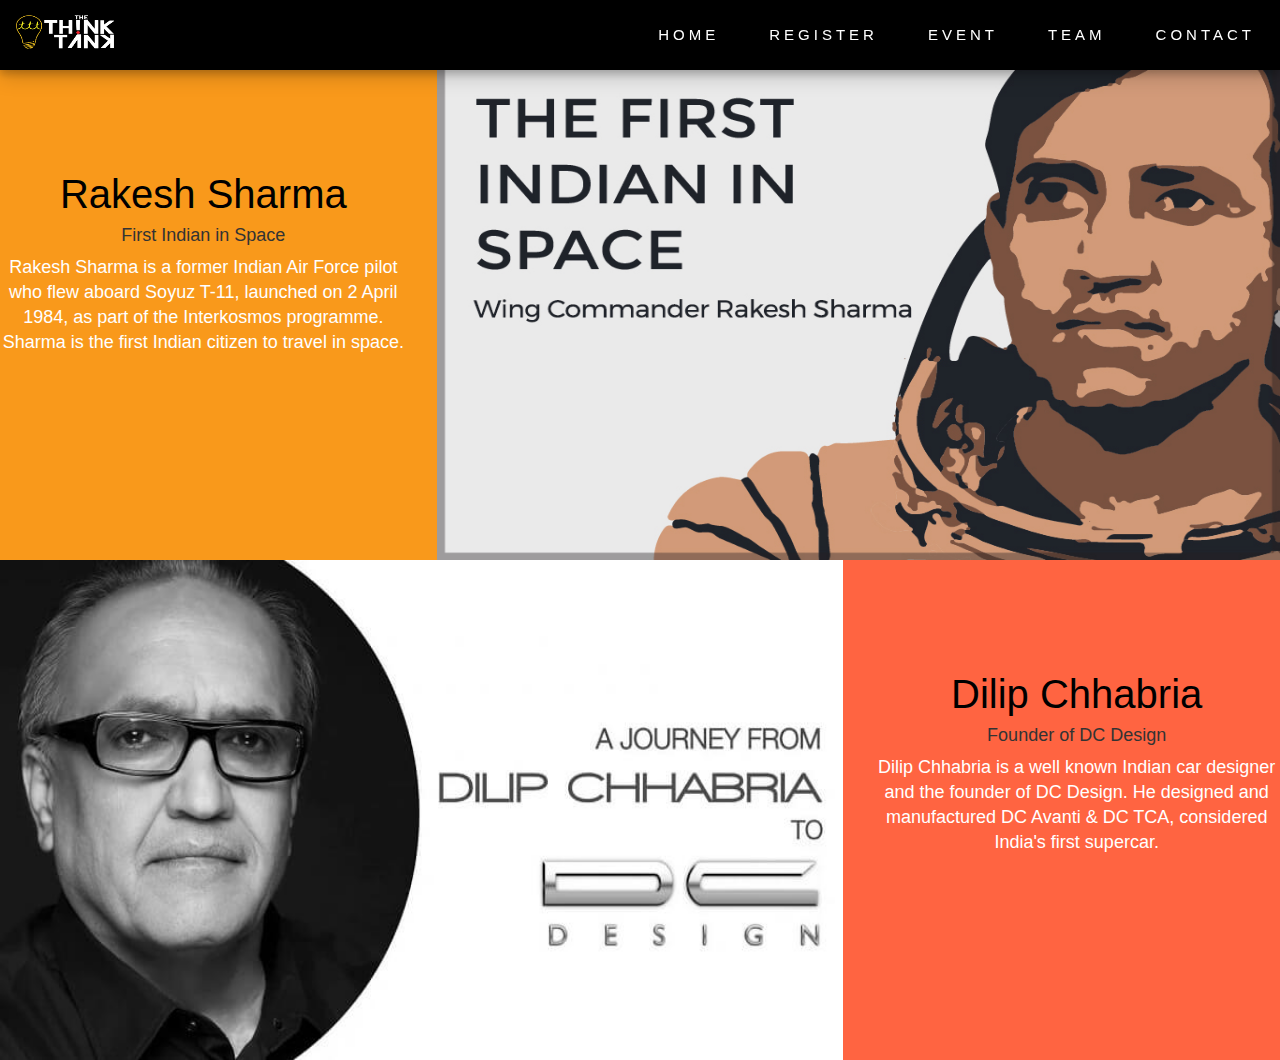
<file: event.html>
<!DOCTYPE html>
<html lang="en">

<head>
        <title>The Think Tank</title>
        <link rel="shortcut icon" href="images/Logo/favicon.png">
    <meta charset="utf-8">
    <meta name="viewport" content="width=device-width, initial-scale=1">


    <link rel="stylesheet" href="https://maxcdn.bootstrapcdn.com/bootstrap/3.3.7/css/bootstrap.min.css">
    <script src="https://ajax.googleapis.com/ajax/libs/jquery/3.3.1/jquery.min.js"></script>
    <script src="https://maxcdn.bootstrapcdn.com/bootstrap/3.3.7/js/bootstrap.min.js"></script>
    <link href="https://fonts.googleapis.com/css?family=Pangolin" rel="stylesheet">
    <link rel="stylesheet" href="https://cdnjs.cloudflare.com/ajax/libs/font-awesome/4.7.0/css/font-awesome.min.css">
    <link href="https://fonts.googleapis.com/css?family=Delius+Swash+Caps" rel="stylesheet">
    <!--THEME-->
    <link rel="stylesheet" href="css/index.css">
    <link rel="stylesheet" href="css/event.css">


</head>

<body id="index">
    <nav class="navbar navbar-default navbar-fixed-top">
        <div class="container-fluid">
            <div class="navbar-header">
                <button type="button" class="navbar-toggle" data-toggle="collapse" data-target="#myNavbar">
        <span class="icon-bar"></span>
        <span class="icon-bar"></span>
        <span class="icon-bar"></span>
      </button>
                <a class="navbar-brand page-scroll" href="#index"><img src="images/para/Navi.png" /></a>
            </div>
            <div class="borderYtoX collapse navbar-collapse" id="myNavbar">
                <ul class=" nav navbar-nav navbar-right">
                    <li><a href="index.html">HOME</a></li>
                    <li><a href="recruitment.html">REGISTER</a></li>
                    <li><a href="event.html">EVENT</a></li>
                    <li><a href="speaker.html">TEAM</a></li>
                    <li><a href="contact.html">CONTACT</a></li>
                </ul>
            </div>
        </div>
    </nav>

    <div class="Container212 wholeContainer">
        <div class="container-1">
            <div class="row ">
                <div class="col-md-8 col-xm-12 pull-right">
                    <a href="#">
                        <img class="img-responsive" src="images/rocket.jpg" alt="">
                    </a>

                </div>
                <div class="container-text col-md-4 col-xs-12 pull-left">

                    <h3 class="text-center">Rakesh Sharma</h3>
                    <h4 class="text-center">First Indian in Space</h4>
                    <p class="text-center">Rakesh Sharma is a former Indian Air Force pilot who flew aboard Soyuz T-11, launched on 2 April 1984, as part of the Interkosmos programme. Sharma is the first Indian citizen to travel in space. </p>
                </div>
            </div>
        </div>
        <div class="container-2">
            <div class="row ">
                <div class="col-md-8 col-xm-12">
                    <a href="#">
                        <img class="img-responsive" src="images/dilip.jpg" alt="">
                    </a>

                </div>
                <div class="container-text col-md-4 col-xs-12">

                    <h3 class="text-center">Dilip Chhabria</h3>
                    <h4 class="text-center">Founder of DC Design</h4>
                    <p class="text-center">Dilip Chhabria is a well known Indian car designer and the founder of DC Design. He designed and manufactured DC Avanti & DC TCA, considered India's first supercar.</p>
                </div>
            </div>
        </div>
    </div>

</body>

</html>
</file>
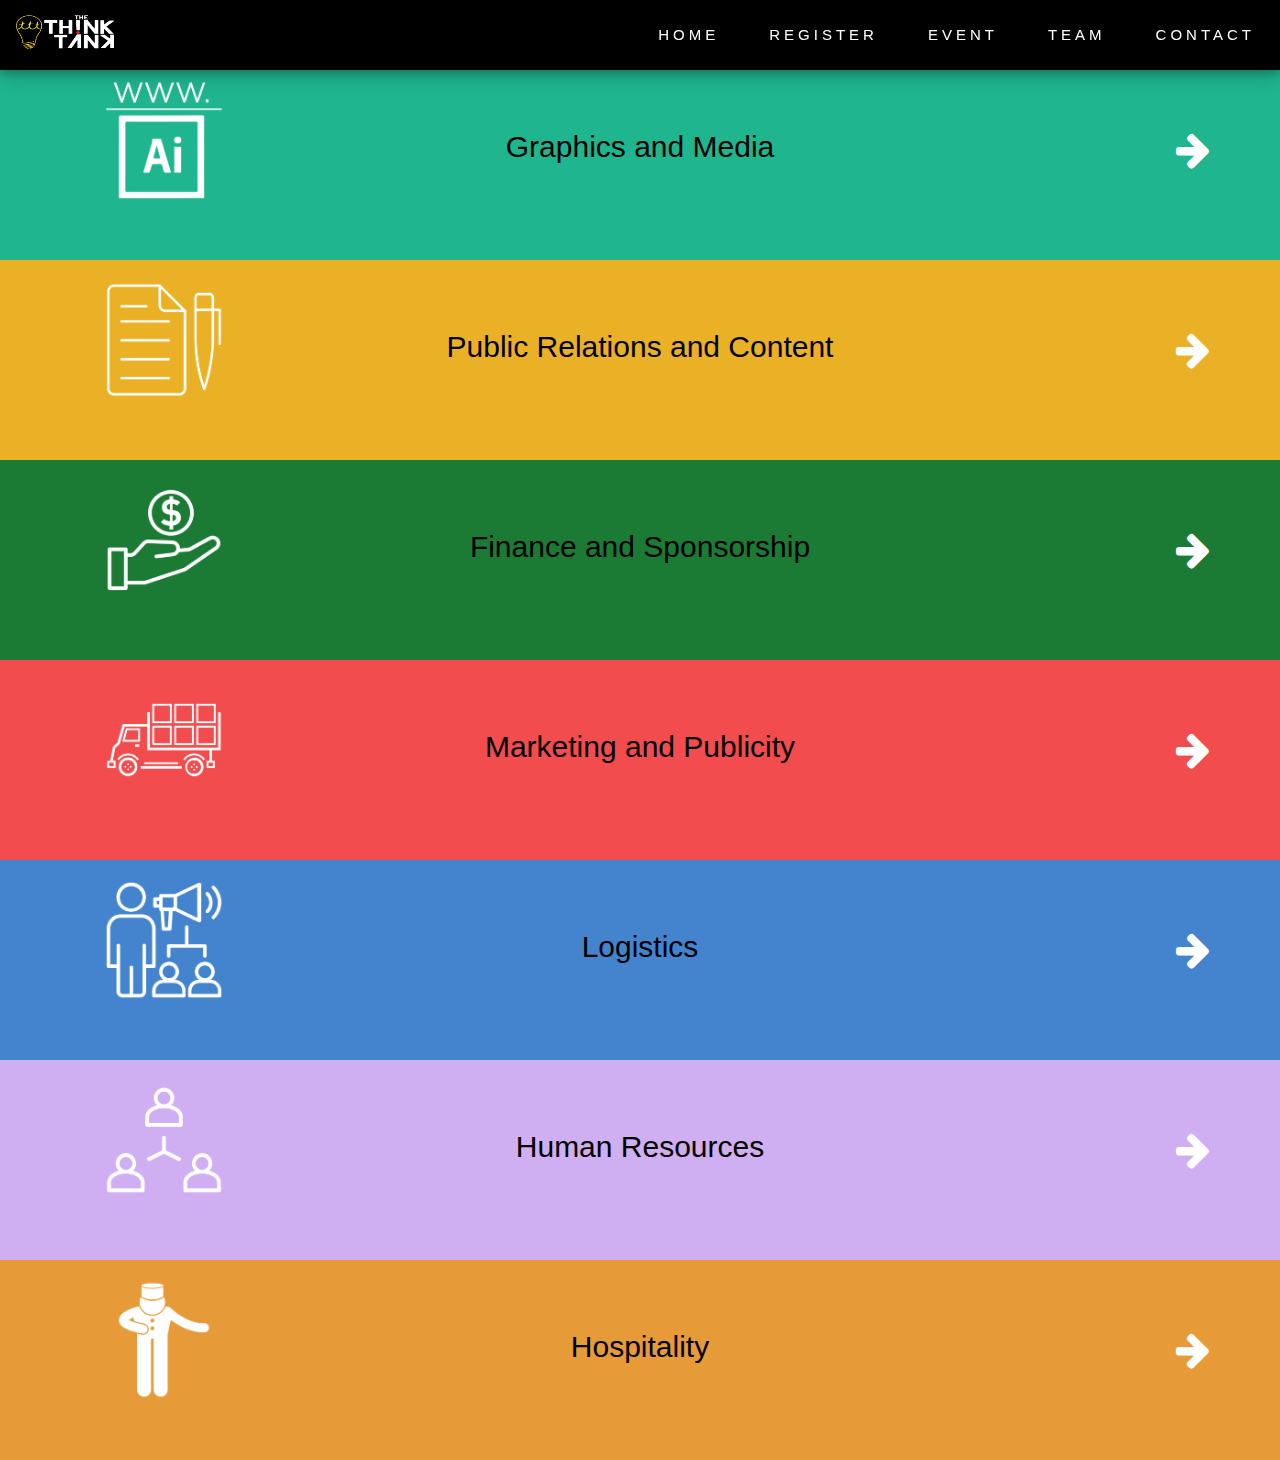
<file: recruitment.html>
<!DOCTYPE html>
<html lang="en">

<head>
    <title>The Think Tank</title>
        <link rel="shortcut icon" href="images/Logo/favicon.png">
    <meta charset="utf-8">
    <meta name="viewport" content="width=device-width, initial-scale=1">


    <link rel="stylesheet" href="https://maxcdn.bootstrapcdn.com/bootstrap/3.3.7/css/bootstrap.min.css">
    <script src="https://ajax.googleapis.com/ajax/libs/jquery/3.3.1/jquery.min.js"></script>
    <script src="https://maxcdn.bootstrapcdn.com/bootstrap/3.3.7/js/bootstrap.min.js"></script>
    <link href="https://fonts.googleapis.com/css?family=Pangolin" rel="stylesheet">
    <link rel="stylesheet" href="https://cdnjs.cloudflare.com/ajax/libs/font-awesome/4.7.0/css/font-awesome.min.css">
    <link href="https://fonts.googleapis.com/css?family=Delius+Swash+Caps" rel="stylesheet">
    <!--THEME-->
    <link rel="stylesheet" href="css/index.css">
    <link rel="stylesheet" href="css/recruitment.css">
    <link rel="stylesheet" href="css/home_content.css">

</head>

<body id="index">

    <nav class="navbar navbar-default navbar-fixed-top">
        <div class="container-fluid">
            <div class="navbar-header">
                <button type="button" class="navbar-toggle" data-toggle="collapse" data-target="#myNavbar" onclick="SolidFunction()">
                    <span class="icon-bar"></span>
                    <span class="icon-bar"></span>
                    <span class="icon-bar"></span>
                  </button>
                <a class="navbar-brand page-scroll" href="#index"><img src="images/para/Navi.png" alt="Logo"/></a>
            </div>
            <div class="borderYtoX collapse navbar-collapse" id="myNavbar">
                <ul class=" nav navbar-nav navbar-right">
                    <li><a href="index.html">HOME</a></li>
                    <li><a href="recruitment.html">REGISTER</a></li>
                    <li><a href="event.html">EVENT</a></li>
                    <li><a href="speaker.html">TEAM</a></li>
                    <li><a href="contact.html">CONTACT</a></li>
                </ul>
            </div>
        </div>
    </nav>

    <div class="whole-container">
        <section>
            <div class="container-fluid departments">
                <div class="row">
                    <a href="https://tinyurl.com/Graphicsandmedia" target="_blank" >
                    <div class="col-md-12 container-dep one">
                        <div class="row">
                            <div class="col-xs-3">
                            <div id="one" class="logo-dep text-center Group">
                                <img class="logo" src="images/Logo/1-01.png"  alt="Logo_Dep"/>
                            </div>
                        </div>
                            <div class="col-xs-6">
                            <div class="info-dep text-center">
                                <h2 class="text-center"> Graphics and Media </h2>
                            </div>
                        </div>
                        <div class="arrowRight col-xs-3">
                            <i class="fa fa-arrow-right"></i>
                        </div>
                        </div>
                    </div>
                </a>
                <a href="https://tinyurl.com/PublicRelations-Content" target="_blank" >
                    <div class="col-md-12 container-dep two">
                        <div class="row">
                            <div class="col-xs-3">
                        <div id="two" class="logo-dep text-center Group">
                            <img class="logo" src="images/Logo/2-01.png"  alt="Logo_Dep"/>
                        </div>
                            </div>
                            <div class="col-xs-6">
                        <div class="info-dep text-center">
                            <h2>Public Relations and Content</h2>
                        </div>
                        </div>
                        <div class="arrowRight col-xs-3">
                            <i class="fa fa-arrow-right"></i>
                        </div>
                        </div>
                    </div>
                    </a>
                    <a href=" https://tinyurl.com/FinanceAndSponsorship" target="_blank" >
                    <div class="col-md-12 container-dep three">
                        <div class="row">
                            <div class="col-xs-3">
                        <div id="three" class="logo-dep text-center Group">
                            <img class="logo" src="images/Logo/3-01.png"  alt="Logo_Dep"/>
                        </div>
                            </div>
                            <div class="col-xs-6">
                        <div class="info-dep text-center">
                            <h2>Finance and Sponsorship</h2>
                        </div>
                        </div>
                        <div class="arrowRight col-xs-3">
                            <i class="fa fa-arrow-right"></i>
                        </div>
                        </div>
                    </div>
                    </a>
                    <a href=" https://tinyurl.com/MarketingAndPublicity" target="_blank" >
                    <div class="col-md-12 container-dep four">
                        <div class="row">
                            <div class="col-xs-3">
                        <div id="four" class="logo-dep text-center Group">
                            <img class="logo" src="images/Logo/Untitled-2-01.png"  alt="Logo_Dep"/>
                        </div>
                            </div>
                            <div class="col-xs-6">
                        <div class="info-dep text-center">
                            <h2>Marketing and Publicity</h2>
                        </div>
                        </div>
                        <div class="arrowRight col-xs-3">
                            <i class="fa fa-arrow-right"></i>
                        </div>
                        </div>
                    </div>
                    </a>
                    <a href=" https://tinyurl.com/TEDxLogistics2019
                    " target="_blank" >
                    <div class="col-md-12 container-dep five">
                        <div class="row">
                            <div class="col-xs-3">
                        <div id="five" class="logo-dep text-center Group">
                            <img class="logo" src="images/Logo/5-01.png"  alt="Logo_Dep"/>
                        </div>
                            </div>
                            <div class="col-xs-6">
                        <div class="info-dep text-center">
                            <h2>Logistics</h2>
                        </div>
                        </div>
                        <div class="arrowRight col-xs-3">
                            <i class="fa fa-arrow-right"></i>
                        </div>
                        </div>
                    </div>
                    </a>
                    <a href="https://tinyurl.com/TEDxHumanResources2019
                    " target="_blank" >
                    <div class="col-md-12 container-dep six">
                        <div class="row">
                            <div class="col-xs-3">
                        <div id="six" class="logo-dep text-center Group">
                            <img class="logo" src="images/Logo/6-01.png"  alt="Logo_Dep"/>
                        </div>
                            </div>
                            <div class="col-xs-6">
                        <div class="info-dep text-center">
                            <h2>Human Resources</h2>
                        </div>
                        </div>
                        <div class="arrowRight col-xs-3">
                            <i class="fa fa-arrow-right"></i>
                        </div>
                        </div>
                    </div>
                    </a>
                    <a href="https://tinyurl.com/TEDxHospitality2019" target="_blank" >
                    <div class="col-md-12 container-dep seven text-center">
                        <div class="row">
                            <div class="col-xs-3">
                        <div class="logo-dep text-center Group">
                            <img class="logo" src="images/Logo/7-01.png"  alt="Logo_Dep"/>
                        </div>
                            </div>
                            <div class="col-xs-6">
                        <div class="info-dep text-center">
                            <h2>Hospitality</h2>
                        </div>
                        </div>
                        <div class="arrowRight col-xs-3">
                            <i class="fa fa-arrow-right"></i>
                        </div>
                        </div>
                    </div>
                    </a>
                </div>
            </div>
        </section>
    </div>
</body>

</html>
</file>
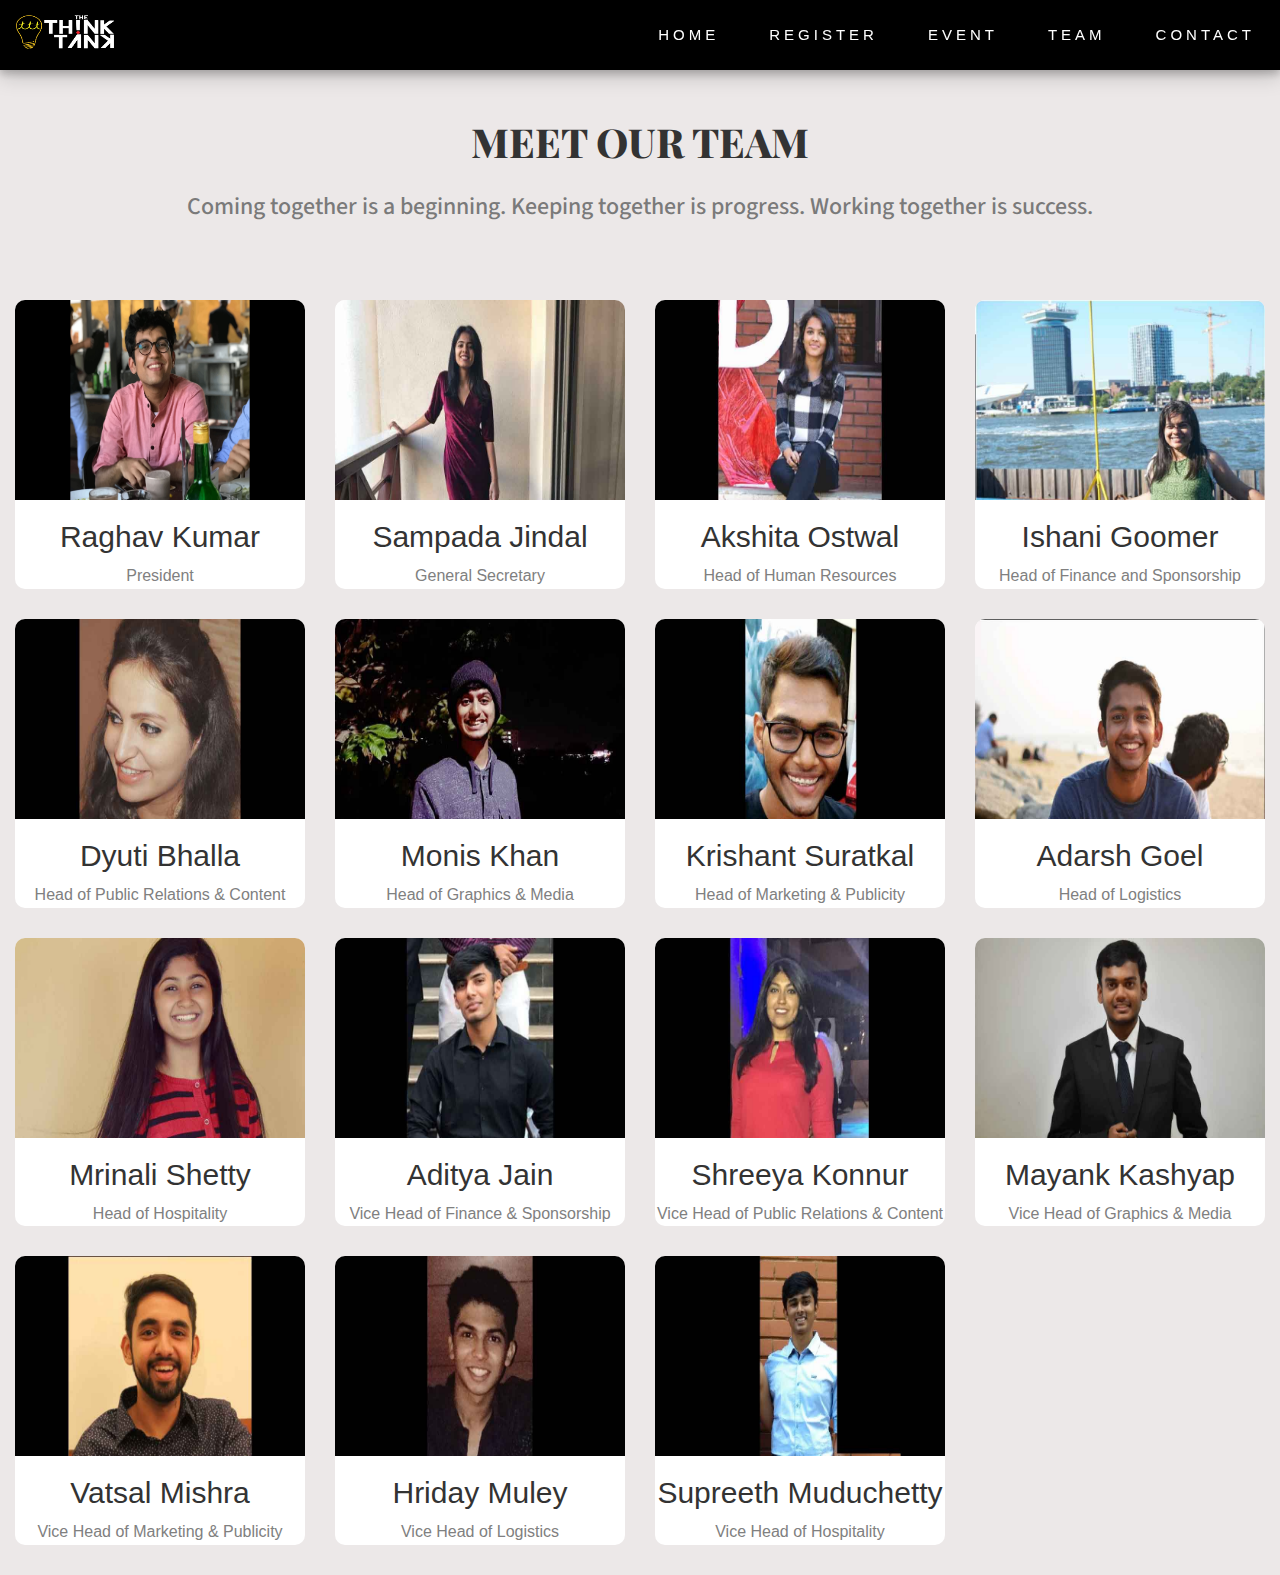
<file: speaker.html>
<!DOCTYPE html>
<html lang="en">

<head>
        <title>The Think Tank</title>
        <link rel="shortcut icon" href="images/Logo/favicon.png">
    <meta charset="utf-8">
    <meta name="viewport" content="width=device-width, initial-scale=1">


    <link rel="stylesheet" href="https://maxcdn.bootstrapcdn.com/bootstrap/3.3.7/css/bootstrap.min.css">
    <script src="https://ajax.googleapis.com/ajax/libs/jquery/3.3.1/jquery.min.js"></script>
    <script src="https://maxcdn.bootstrapcdn.com/bootstrap/3.3.7/js/bootstrap.min.js"></script>
    <link rel="stylesheet" href="https://cdnjs.cloudflare.com/ajax/libs/font-awesome/4.7.0/css/font-awesome.min.css">
    <link href="https://fonts.googleapis.com/css?family=Playfair+Display|Source+Sans+Pro" rel="stylesheet">
    <script src="javascript/jquery.fittext.js"></script>
    <script src="javascript/jquery.lettering.js"></script>
    <script src="javascript/jquery.textillate.js"></script>
    <!--THEME-->
    <link rel="stylesheet" href="css/index.css">
    <link rel="stylesheet" href="css/speaker.css">


</head>

<body id="index">
    <nav class="navbar navbar-default navbar-fixed-top">
        <div class="container-fluid">
            <div class="navbar-header">
                <button type="button" class="navbar-toggle" data-toggle="collapse" data-target="#myNavbar">
        <span class="icon-bar"></span>
        <span class="icon-bar"></span>
        <span class="icon-bar"></span>
      </button>
                <a class="navbar-brand page-scroll" href="#index"><img src="images/para/Navi.png" /></a>
            </div>
            <div class="borderYtoX collapse navbar-collapse" id="myNavbar">
                <ul class=" nav navbar-nav navbar-right">
                    <li><a href="index.html">HOME</a></li>
                    <li><a href="recruitment.html">REGISTER</a></li>
                    <li><a href="event.html">EVENT</a></li>
                    <li><a href="speaker.html">TEAM</a></li>
                    <li><a href="contact.html">CONTACT</a></li>
                </ul>
            </div>
        </div>
    </nav>
    <div class="container-fluid">
        <div class="team_cont">
            <div class="col-sm-12 K_Container">
                <h1 class="text-center headings tlt">MEET OUR TEAM</h1>
                <div class="container">
                    <h3 class="heading2">Coming together is a beginning. Keeping together is progress. Working together is success.</h3>
                </div>
            </div>
            <div class="row">
                <div class="col-md-3 col-sm-6 col-xs-12 text-center">
                    <div class="overlay">
                        <div class="card">
                            <img src="images/TeamPic/ragh-01.jpg" alt="team" style="width:100%;height:200px;">
                            <div class="card_container">
                                <h2>Raghav Kumar</h2>
                                <p class="title">President</p>
                                <div class="overlay section4">
                                    <a href="https://www.facebook.com/theonlykumar"><i class="fa fa-instagram"></i></a>
                                    <a href="https://twitter.com/ragvkumar27"><i class="fa fa-twitter"></i></a>
                                    <a href="https://www.linkedin.com/in/ragvkumar"><i class="fa fa-linkedin"></i></a>
                                    <a href="https://www.instagram.com/ragvkumar"><i class="fa fa-facebook"></i></a>
                                </div>
                            </div>
                        </div>
                    </div>
                </div>
                <div class="col-md-3 col-sm-6 col-xs-12 text-center">
                    <div class="overlay">
                        <div class="card">
                            <img src="images/TeamPic/Sampada-01.jpg" alt="team" style="width:100%;height:200px;">
                            <div class="card_container">
                                <h2>Sampada Jindal</h2>
                                <p class="title">General Secretary</p>
                                <div class="overlay section4">
                                    <a href="https://www.instagram.com/brothersamp"><i class="fa fa-instagram"></i></a>
                                    <a href="https://www.linkedin.com/in/sampada-jindal-546797164
                                    "><i class="fa fa-linkedin"></i></a>
                                    <a href="https://www.facebook.com/sampada.jindal
                                    "><i class="fa fa-facebook"></i></a>
                                </div>
                            </div>
                        </div>
                    </div>
                </div>
                <div class="col-md-3 col-sm-6 col-xs-12 text-center">
                    <div class="overlay">
                        <div class="card">
                            <img src="images/TeamPic/Akshita-01.jpg" alt="team" style="width:100%;height:200px;">
                            <div class="card_container">
                                <h2>Akshita Ostwal</h2>
                                <p class="title">Head of Human Resources</p>
                                <div class="overlay section4">
                                    <a href="https://www.instagram.com/akshitaostwal
                                    "><i class="fa fa-instagram"></i></a>
                                    <a href="https://www.facebook.com/akshita.ostwal31
                                    "><i class="fa fa-facebook"></i></a>
                                </div>
                            </div>
                        </div>
                    </div>
                </div>
                <div class="col-md-3 col-sm-6 col-xs-12 text-center">
                    <div class="overlay">
                        <div class="card">
                            <img src="images/TeamPic/Ishani-01.jpg" alt="team" style="width:100%;height:200px;">
                            <div class="card_container">
                                <h2>Ishani Goomer</h2>
                                <p class="title">Head of Finance and Sponsorship</p>
                                <div class="overlay section4">
                                    <a href="https://www.instagram.com/ishanigoomer
                                    "><i class="fa fa-instagram"></i></a>
                                    <a href="https://www.facebook.com/igoomer
                                    "><i class="fa fa-facebook"></i></a>
                                </div>
                            </div>
                        </div>
                    </div>
                </div>
                <div class="col-md-3 col-sm-6 col-xs-12 text-center">
                    <div class="overlay">
                        <div class="card">
                            <img src="images/TeamPic/Dyuti-01.jpg" alt="team" style="width:100%;height:200px;">
                            <div class="card_container">
                                <h2>Dyuti Bhalla</h2>
                                <p class="title">Head of Public Relations & Content</p>
                                <div class="overlay section4">
                                    <a href="https://www.instagram.com/dyutibhalla
                                    "><i class="fa fa-instagram"></i></a>
                                    <a href="https://www.linkedin.com/in/dyuti-bhalla-9b5946144
                                    "><i class="fa fa-linkedin"></i></a>
                                    <a href="https://www.facebook.com/dyuti.bhalla
                                    "><i class="fa fa-facebook"></i></a>
                                </div>
                            </div>
                        </div>
                    </div>
                </div>
                <div class="col-md-3 col-sm-6 col-xs-12 text-center">
                    <div class="overlay">
                        <div class="card">
                            <img src="images/TeamPic/Monis-01.jpg" alt="team" style="width:100%;height:200px;">
                            <div class="card_container">
                                <h2>Monis Khan</h2>
                                <p class="title">Head of Graphics & Media</p>
                                <div class="overlay section4">
                                    <a href="https://www.instagram.com/moniskhan08
                                    "><i class="fa fa-instagram"></i></a>
                                    <a href="https://www.facebook.com/moniskhan08
                                    "><i class="fa fa-facebook"></i></a>
                                </div>
                            </div>
                        </div>
                    </div>
                </div>
                <div class="col-md-3 col-sm-6 col-xs-12 text-center">
                    <div class="overlay">
                        <div class="card">
                            <img src="images/TeamPic/Krishant-01.jpg" alt="team" style="width:100%;height:200px;">
                            <div class="card_container">
                                <h2>Krishant Suratkal</h2>
                                <p class="title">Head of Marketing & Publicity</p>
                                <div class="overlay section4">
                                    <a href="https://www.instagram.com/krishantsuratkal
                                    "><i class="fa fa-instagram"></i></a>
                                    <a href="https://www.facebook.com/profile.php?id=100001634551395
                                    "><i class="fa fa-facebook"></i></a>
                                </div>
                            </div>
                        </div>
                    </div>
                </div>
                <div class="col-md-3 col-sm-6 col-xs-12 text-center">
                    <div class="overlay">
                        <div class="card">
                            <img src="images/TeamPic/Adarsh-01.jpg" alt="team" style="width:100%;height:200px;">
                            <div class="card_container">
                                <h2>Adarsh Goel</h2>
                                <p class="title">Head of Logistics</p>
                                <div class="overlay section4">
                                    <a href="https://www.instagram.com/adarshgoel
                                    "><i class="fa fa-instagram"></i></a>
                                    <a href="https://www.facebook.com/adarshgoel69
                                    "><i class="fa fa-facebook"></i></a>
                                </div>
                            </div>
                        </div>
                    </div>
                </div>
                <div class="col-md-3 col-sm-6 col-xs-12 text-center">
                    <div class="overlay">
                        <div class="card">
                            <img src="images/TeamPic/Mrinali-01.jpg" alt="team" style="width:100%;height:200px;">
                            <div class="card_container">
                                <h2>Mrinali Shetty</h2>
                                <p class="title">Head of Hospitality</p>
                                <div class="overlay section4">
                                    <a href="https://www.instagram.com/krishantsuratkal
                                    "><i class="fa fa-instagram"></i></a>
                                    <a href="https://www.facebook.com/mrinali.shetty
                                    "><i class="fa fa-facebook"></i></a>
                                </div>
                            </div>
                        </div>
                    </div>
                </div>
                <div class="col-md-3 col-sm-6 col-xs-12 text-center">
                    <div class="overlay">
                        <div class="card">
                            <img src="images/TeamPic/Aditya-01.jpg" alt="team" style="width:100%;height:200px;">
                            <div class="card_container">
                                <h2>Aditya Jain</h2>
                                <p class="title">Vice Head of Finance & Sponsorship</p>
                                <div class="overlay section4">
                                    <a href="https://www.instagram.com/adjn._
                                    "><i class="fa fa-instagram"></i></a>
                                    <a href="https://www.facebook.com/adijain20
                                    "><i class="fa fa-facebook"></i></a>
                                </div>
                            </div>
                        </div>
                    </div>
                </div>
                <div class="col-md-3 col-sm-6 col-xs-12 text-center">
                    <div class="overlay">
                        <div class="card">
                            <img src="images/TeamPic/Shreeya-01.jpg" alt="team" style="width:100%;height:200px;">
                            <div class="card_container">
                                <h2>Shreeya Konnur</h2>
                                <p class="title">Vice Head of Public Relations & Content</p>
                                <div class="overlay section4">
                                    <a href="https://www.instagram.com/shreeya_98
                                    "><i class="fa fa-instagram"></i></a>
                                    <a href="https://www.facebook.com/shreeya.konnur
                                    "><i class="fa fa-facebook"></i></a>
                                </div>
                            </div>
                        </div>
                    </div>
                </div>
                <div class="col-md-3 col-sm-6 col-xs-12 text-center">
                    <div class="overlay">
                        <div class="card">
                            <img src="images/TeamPic/Mayank-01.jpg" alt="team" style="width:100%;height:200px;">
                            <div class="card_container">
                                <h2>Mayank Kashyap</h2>
                                <p class="title">Vice Head of Graphics & Media</p>
                                <div class="overlay section4">
                                    <a href="https://www.instagram.com/argentorb
                                    "><i class="fa fa-instagram"></i></a>
                                    <a href="https://www.facebook.com/argentorb
                                    "><i class="fa fa-facebook"></i></a>
                                </div>
                            </div>
                        </div>
                    </div>
                </div>
                <div class="col-md-3 col-sm-6 col-xs-12 text-center">
                    <div class="overlay">
                        <div class="card">
                            <img src="images/TeamPic/Vatsal-01.jpg" alt="team" style="width:100%;height:200px;">
                            <div class="card_container">
                                <h2>Vatsal Mishra</h2>
                                <p class="title">Vice Head of Marketing & Publicity</p>
                                <div class="overlay section4">
                                    <a href="https://www.instagram.com/vatsalmshr
                                    "><i class="fa fa-instagram"></i></a>
                                    <a href="https://twitter.com/thevatsalmishra
                                    "><i class="fa fa-twitter"></i></a>
                                    <a href="https://www.linkedin.com/in/vatsal-mishra-18b8b1162
                                    "><i class="fa fa-linkedin"></i></a>
                                    <a href="https://www.facebook.com/vatsalmishraa
                                    "><i class="fa fa-facebook"></i></a>
                                </div>
                            </div>
                        </div>
                    </div>
                </div>
                <div class="col-md-3 col-sm-6 col-xs-12 text-center">
                    <div class="overlay">
                        <div class="card">
                            <img src="images/TeamPic/Hriday-01.jpg" alt="team" style="width:100%;height:200px;">
                            <div class="card_container">
                                <h2>Hriday Muley</h2>
                                <p class="title">Vice Head of Logistics</p>
                                <div class="overlay section4">
                                    <a href="https://www.instagram.com/hriday_muley
                                    "><i class="fa fa-instagram"></i></a>
                                    <a href="https://www.facebook.com/hriday.muley
                                    "><i class="fa fa-facebook"></i></a>
                                </div>
                            </div>
                        </div>
                    </div>
                </div>
                <div class="col-md-3 col-sm-6 col-xs-12 text-center">
                    <div class="overlay">
                        <div class="card">
                            <img src="images/TeamPic/Supreeth-01.jpg" alt="team" style="width:100%;height:200px;">
                            <div class="card_container">
                                <h2>Supreeth Muduchetty</h2>
                                <p class="title">Vice Head of Hospitality</p>
                                <div class="overlay section4">
                                    <a href="https://www.instagram.com/supreeth_10
                                    "><i class="fa fa-instagram"></i></a>
                                    <a href="https://www.facebook.com/Supreeth98
                                    "><i class="fa fa-facebook"></i></a>
                                </div>
                            </div>
                        </div>
                    </div>
                </div>
            </div>
        </div>
    </div>


    <script>
        /*FOR SLIDING THING*/
        $(window).scroll(function() {
            $(".slideanim").each(function() {
                var pos = $(this).offset().top;

                var winTop = $(window).scrollTop();
                if (pos < winTop + 600) {
                    $(this).addClass("slide");
                }
            });
        });
    </script>

</body>

</html>
</file>
<file: css/index.css>
body {
    margin: 0;
    padding: 0;
}

.navbar {
    margin-bottom: 0;
    background-color: black;
    box-shadow: 0 4px 8px 0 rgba(0, 0, 0, 0.2), 0 6px 20px 0 rgba(0, 0, 0, 0.19);
    z-index: 999999;
    border: 0;
    font-size: 15px !important;
    line-height: 1.42857143 !important;
    letter-spacing: 4px;
    color: white;
    width: 100%;
}

::-webkit-scrollbar {
    width: 12px;
}

::-webkit-scrollbar-track {
    background: #e4e4e4;
}

::-webkit-scrollbar-thumb {
    background: rgb(160, 160, 160);
}

::-webkit-scrollbar-thumb:hover {
    background: rgb(0, 0, 0);
}

.navbar-brand img {
    padding: none;
    margin: none;
    width: 100px;
    color: black;
    height: 170%;
}

.navbar-nav>li {
    padding-left: 10px;
    padding-right: 10px;
    padding-top: 10px;
    padding-bottom: 10px;
}

.navbar-default .navbar-nav>li>a {
    color: white;
    border-bottom: none;
    transition: 10s;
}

.navbar-default .navbar-nav>li>a:hover {
    color: yellow;
}

.navbar-default .navbar-nav>li>a:after {
    display: block;
    position: absolute;
    top: 0;
    left: 0;
    bottom: 0;
    right: 0;
    margin: auto;
    width: 100%;
    height: 1px;
    content: '';
    color: transparent;
    visibility: none;
    opacity: 0;
    z-index: -1;
}

.navbar-default .navbar-nav>li>a,
.navbar-default .navbar-nav>li>a:after,
.navbar-default .navbar-nav>li>a:before {
    transition: all .1s;
}

.navbar-default .navbar-nav>li>a:hover:after {
    opacity: 1;
    visibility: visible;
    height: 100%;
    border-radius: 0px;
    border-bottom: 4px solid yellow;
}

.navbar-default .navbar-navi>li>a {
    margin-top: 5px;
    color: #64C1FF;
    background-color: white;
    border-radius: 10px;
    transition: all 0.3s;
    box-shadow: 0 4px 8px 0 rgba(0, 0, 0, 0.2), 0 6px 20px 0 rgba(0, 0, 0, 0.19);
}

.navbar-default .navbar-navi>li>a:hover {
    color: black;
    box-shadow: none;
    background: yellow;
}

.navbar-default .navbar-navi>li {
    float: right;
    padding-left: 10px;
    padding-right: 10px;
    padding-top: 10px;
    padding-bottom: 10px;
}

.navbar li a,
.navbar .navbar-brand {
    color: #fff;
}

@media (max-width: 990px) {
    .navbar-header {
        float: none;
    }
    .navbar-left,
    .navbar-right {
        float: none !important;
    }
    .navbar-toggle {
        display: block;
    }
    .navbar-collapse {
        border-top: 1px solid transparent;
        box-shadow: inset 0 1px 0 rgba(100, 32, 32, 0.1);
    }
    .navbar-fixed-top {
        top: 0;
        border-width: 0 0 1px;
    }
    .navbar-collapse.collapse {
        display: none!important;
    }
    .navbar-nav {
        float: none!important;
        margin-top: 7.5px;
    }
    .navbar-nav>li {
        float: none;
    }
    .navbar-nav>li>a {
        padding-top: 10px;
        padding-bottom: 10px;
    }
    .collapse.in {
        display: block !important;
    }
}

@media(max-width:500px) {
    .navbar-brand img {
        height: 20px;
        width: 50px;
    }
}
</file>
<file: css/event.css>
body,
html {
    margin: 0;
    overflow-x: hidden;
}

.wholeContainer {
    margin-top: 60px;
}

.container-1 {
    background-color: rgb(249, 153, 27);
    margin: 0;
    padding-left: 0;
    padding-right: 0;
}

.container-1 img {
    height: 500px;
    width: 100%;
    margin: 0;
}

.container-text {
    padding-top: 7%;
}

.container-text h3 {
    font-size: 40px;
    color: black;
    padding: 0;
    text-decoration: none;
}

.container-text p {
    color: white;
    line-height: 25px;
    font-size: 18px;
}

.container-text button {
    margin-top: 10px;
    background: transparent;
    border: 2px solid white;
    border-radius: 0;
    margin-left: 40%;
}

.container-2 {
    background-color: rgb(255, 100, 65);
    margin: 0;
    padding-left: 0;
    padding-right: 0;
}

.container-2 img {
    height: 500px;
    width: 100%;
    margin: 0;
}

.btn a {
    color: white;
    text-decoration: none;
}

@media (max-width:940px) {
    .wholeContainer {
        margin-top: 40px;
    }
    .container-1 img {
        height: 400px;
        width: 100%;
        margin: 0;
    }
    .container-text {
        padding-top: 7%;
    }
}

@media (max-width:500px) {
    .wholeContainer {
        margin-top: 40px;
    }
    .container-1 {
        height: 100vh;
    }
    .container-1 img {
        height: 200px;
        width: 100%;
        margin: 0;
    }
    .container-2 {
        height: 100vh;
    }
    .container-2 img {
        height: 200px;
        width: 100%;
        margin: 0;
    }
    .container-text h3 {
        font-size: 20px;
    }
    .container-text p {
        font-size: 14px;
        line-height: 18px;
    }
    .wholeContainer button {
        padding: 10px;
        margin-left: 35%;
    }
}
</file>
<file: css/recruitment.css>
body {
    margin: 0;
    font-size: 1.5em;
    line-height: 1.6;
    font-weight: 400;
    font-family: "Raleway", "HelveticaNeue", "Helvetica Neue", Helvetica, Arial, sans-serif;
}
.whole-container {
    margin-top: 60px;
}

section {
    z-index: 44;
}

.home-para p {
    font-family: 'Source Sans Pro', sans-serif;
}

.layer {
    position: absolute;
    bottom: 0;
    left: 0;
    will-change: transform;
}

.departments .logo {
    height: 120px;
}

.departments .container-dep {
    padding: 20px;
    overflow: hidden;
    height: 200px;
}

.departments .container-dep:hover {
    box-shadow: 0px 10px 20px rgba(0, 0, 0, 0.2) inset;
}

.departments .info-dep {
    padding: 30px;
    line-height: 20px;
}

.departments .logo-dep i:hover {
    box-shadow: 10px 5px 10px rgba(0, 0, 0, 0.2) inset;
}

.one {
    background: #1FB58F;
}

.two {
    background: #EAB126;
}

.three {
    background: #1B7B34;
}

.four {
    background: #F24C4E;
}

.five {
    background: #4484ce;
}

.six {
    background: #cfaef2;
}

.seven {
    background: #e79b38;
}

.recurting {
    position: relative;
}

.recurting h1 {
    position: absolute;
    left: 50%;
    top: 50%;
    transform: translate(-50%, -50%);
    display: block;
}
  
  
  /* right bounce */
  @-webkit-keyframes bounceRight {
    0%,
    20%,
    50%,
    80%,
    100% {
      -webkit-transform: translateX(0);
      transform: translateX(0);
    }
    40% {
      -webkit-transform: translateX(-30px);
      transform: translateX(-30px);
    }
    60% {
      -webkit-transform: translateX(-15px);
      transform: translateX(-15px);
    }
  }
  @-moz-keyframes bounceRight {
    0%,
    20%,
    50%,
    80%,
    100% {
      transform: translateX(0);
    }
    40% {
      transform: translateX(-30px);
    }
    60% {
      transform: translateX(-15px);
    }
  }
  @keyframes bounceRight {
    0%,
    20%,
    50%,
    80%,
    100% {
      -ms-transform: translateX(0);
      transform: translateX(0);
    }
    40% {
      -ms-transform: translateX(-30px);
      transform: translateX(-30px);
    }
    60% {
      -ms-transform: translateX(-15px);
      transform: translateX(-15px);
    }
  }
  /* /right bounce */
  
  
  /* assign bounce */
  .fa-arrow-right {
    -webkit-animation: bounceRight 2s infinite;
    animation: bounceRight 2s infinite;
    float:right;
    font-size: 40px;
    text-align:center;
    padding:50px;
    color: white;
  }
  .departments a{
      color: black;
  }
  @media (max-width:500px) {
    .departments .container-dep {
        padding: 20px;
        overflow: hidden;
        height: 150px;
    }
    .whole-container {
        margin-top: 40px;
    }
    .home-para p {
        font-size: 18px;
    }
    .info-dep h2{
        font-size: 16px;
        padding: 0;
        margin: 0;
        text-align: center;
    }
    .departments .logo {
        height: 60px;
        margin-top: 20px;
    }
    .fa-arrow-right {
        -webkit-animation: bounceRight 2s infinite;
        animation: bounceRight 2s infinite;
        float:right;
        font-size: 25px;
        text-align:center;
        padding:40px;
        color: white;
      }
}
</file>
<file: css/home_content.css>
.heading {
    margin-top: 70px;
    margin-bottom: 90px;
}

.heading .head_heading h1 {
    margin-bottom: 30px;
    font-weight: 600;
}

.heading .head_heading p {
    margin-top: 0rem;
    line-height: 3.7777rem;
    margin-bottom: 2.7777rem !important;
    word-spacing: 0.5px;
    letter-spacing: 2px;
    font-family: 'Raleway', sans-serif;
    font-size: 20px;
}

@media(max-width:500px) {
    .heading .head_heading p {
        line-height: 3.7777rem;
        word-spacing: 0.5px;
        letter-spacing: 2px;
        font: normal 16px 'Pangolin';
    }
}
</file>
<file: css/speaker.css>
body {
    background: rgb(236, 232, 232);
    font-size: 1.5em;
    line-height: 1.6;
    font-weight: 400;
    font-family: 'Raleway', sans-serif;
}

.team_cont {
    margin-top: 100px;
}

.K_Container {
    margin-bottom: 70px;
    text-align: center;
}

.headings {
    font-weight: 800;
    font-size: 40px;
    font-family: 'Playfair Display', serif;
}

.heading2 {
    font-family: 'Source Sans Pro', sans-serif;
    color: hsl(0, 0%, 48%);
}

.card {
    background-color: white;
    max-width: 300px;
    text-align: center;
    padding-left: 0;
    padding-right: 0;
    border-radius: 10px;
    margin: 0 auto;
    margin-bottom: 30px;
}

.card:hover h2 {
    color: white;
}

.card:hover p {
    color: white;
}

.card img {
    border-top-right-radius: 10px;
    border-top-left-radius: 10px;
    margin: 0
}

.title {
    color: grey;
    font-size: 16px;
}

.card a {
    text-decoration: none;
    font-size: 25px;
    color: white;
}

.card:hover {
    box-shadow: 4px 4px 20px 4px rgba(0, 0, 0, 0.5);
    transform: translateY(-10px) scale(1.02);
}

.card_container {
    position: relative;
}

.card_container .overlay {
    position: absolute;
    bottom: 100%;
    left: 0;
    right: 0;
    top: -20px;
    background-color: rgba(0, 0, 0, 0.82);
    overflow: hidden;
    width: 100%;
    height: 0;
    transition: .5s ease;
}

.card:hover .overlay {
    bottom: 0;
    height: 89px;
    border-bottom-right-radius: 10px;
    border-bottom-left-radius: 10px;
}

.section4 i {
    margin-top: 25px;
    color: #fff;
    padding: 10px;
    border-radius: 50%;
    font-size: 25px;
    background-color: #000000;
    cursor: pointer;
    z-index: 1;
    margin-left: 5px;
}

.section4 .fa-facebook {
    background-color: #3B5998;
    border-radius: 10px;
}

.section4 .fa-twitter {
    background-color: #1DA1F2;
}

.section4 .fa-instagram {
    background: radial-gradient(circle at 30% 107%, #fdf497 0%, #fdf497 5%, #fd5949 45%, #d6249f 60%, #285AEB 90%);
}

.section4 .fa-linkedin {
    background-color: #4875B4;
}

.section4 i:hover {
    color: black;
    background-color: white;
    background: white;
    z-index: 999999;
}

.slideanim {
    visibility: hidden;
}

.slide {
    animation-name: slide;
    -webkit-animation-name: slide;
    animation-duration: 1s;
    -webkit-animation-duration: 1s;
    visibility: visible;
}

.slideup {
    animation-name: slide;
    -webkit-animation-name: slide;
    animation-duration: 1s;
    -webkit-animation-duration: 1s;
    visibility: visible;
}

@keyframes slide {
    0% {
        opacity: 0;
        transform: translateX(-70%);
    }
    100% {
        opacity: 1;
        transform: translateX(0%);
    }
}

@-webkit-keyframes slide {
    0% {
        opacity: 0;
        -webkit-transform: translateX(-70%);
    }
    100% {
        opacity: 1;
        -webkit-transform: translateX(0%);
    }
}


/*END OF SLIDING EFFECTs*/

.slideupanim {
    visibility: hidden;
}

.slideup {
    animation-name: slideup;
    -webkit-animation-name: slideup;
    animation-duration: 1s;
    -webkit-animation-duration: 1s;
    visibility: visible;
}

@keyframes slideup {
    0% {
        opacity: 0;
        transform: translateY(70%);
    }
    100% {
        opacity: 1;
        transform: translateY(0%);
    }
}

@-webkit-keyframes slideup {
    0% {
        opacity: 0;
        -webkit-transform: translateY(70%);
    }
    100% {
        opacity: 1;
        -webkit-transform: translateY(0%);
    }
}

@media(max-width:500px) {
    .headings {
        font-size: 30px;
    }
    .heading2 {
        font-size: 16px;
    }
}
</file>
